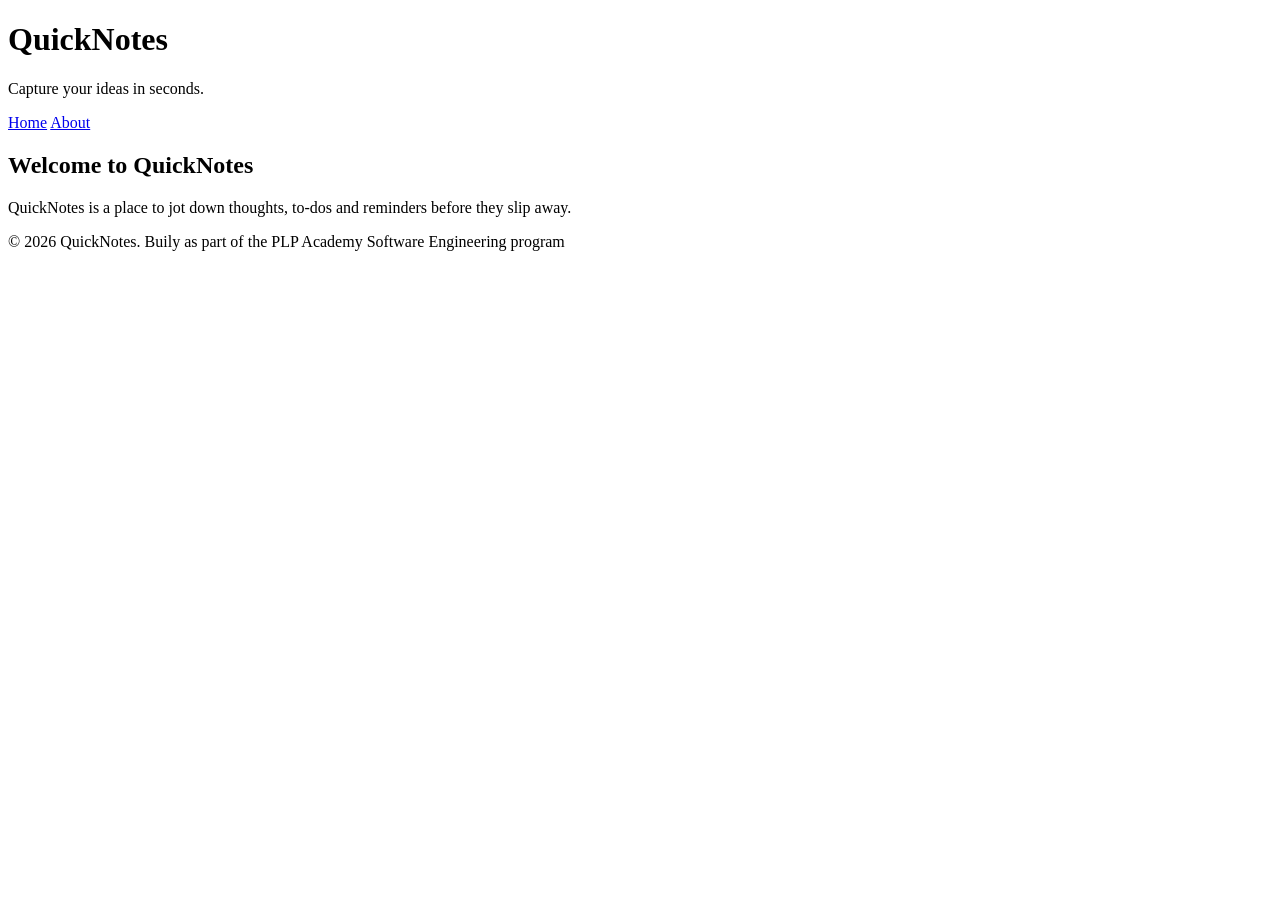
<file: day1/index.html>
<!DOCTYPE html>
<html lang="en">
<head>
    <meta charset="UTF-8">
    <meta name="viewport" content="width=device-width, initial-scale=1.0">
    <title>QickNotes</title>
    
</head>
<body>
    <header>
        <h1>QuickNotes</h1>
        <p>Capture your ideas in seconds.</p>
        <nav>
           <a href="index.htlm">Home</a>
           <a href="about.html">About</a>
        </nav>
    </header>

    <main>
        <h2>Welcome to QuickNotes</h2>
        <p>QuickNotes is a place to jot down thoughts, to-dos and reminders before they slip away.</p>
    </main>
    <footer>
        <p>&copy; 2026 QuickNotes. Buily as part of the PLP Academy Software Engineering program</p>
    </footer>
</body>
</html>
</file>
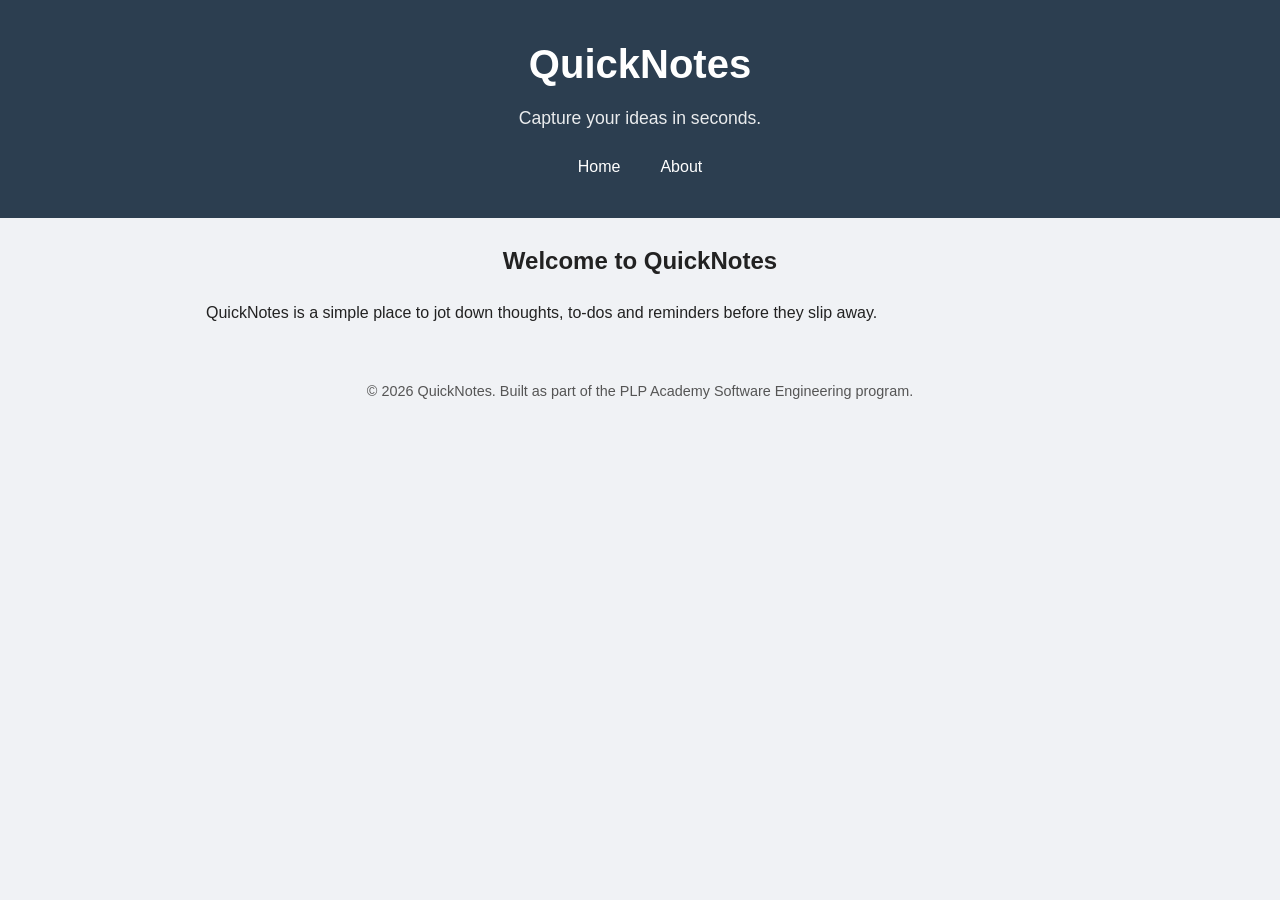
<file: day2/index.html>
<!DOCTYPE html>
<html lang="en">
<head>
  <meta charset="UTF-8">
  <meta name="viewport" content="width=device-width, initial-scale=1.0">
  <title>QuickNotes</title>
  <link rel="stylesheet" href="style.css">
</head>
<body>
  <header>
    <h1>QuickNotes</h1>
    <p>Capture your ideas in seconds.</p>
    <nav>
      <a href="index.html">Home</a>
      <a href="about.html">About</a>
    </nav>
  </header>

  <main>
    <h2>Welcome to QuickNotes</h2>
    <p>QuickNotes is a simple place to jot down thoughts, to-dos and reminders before they slip away.</p>
  </main>

  <footer>
    <p>&copy; 2026 QuickNotes. Built as part of the PLP Academy Software Engineering program.</p>
  </footer>
</body>
</html>
</file>
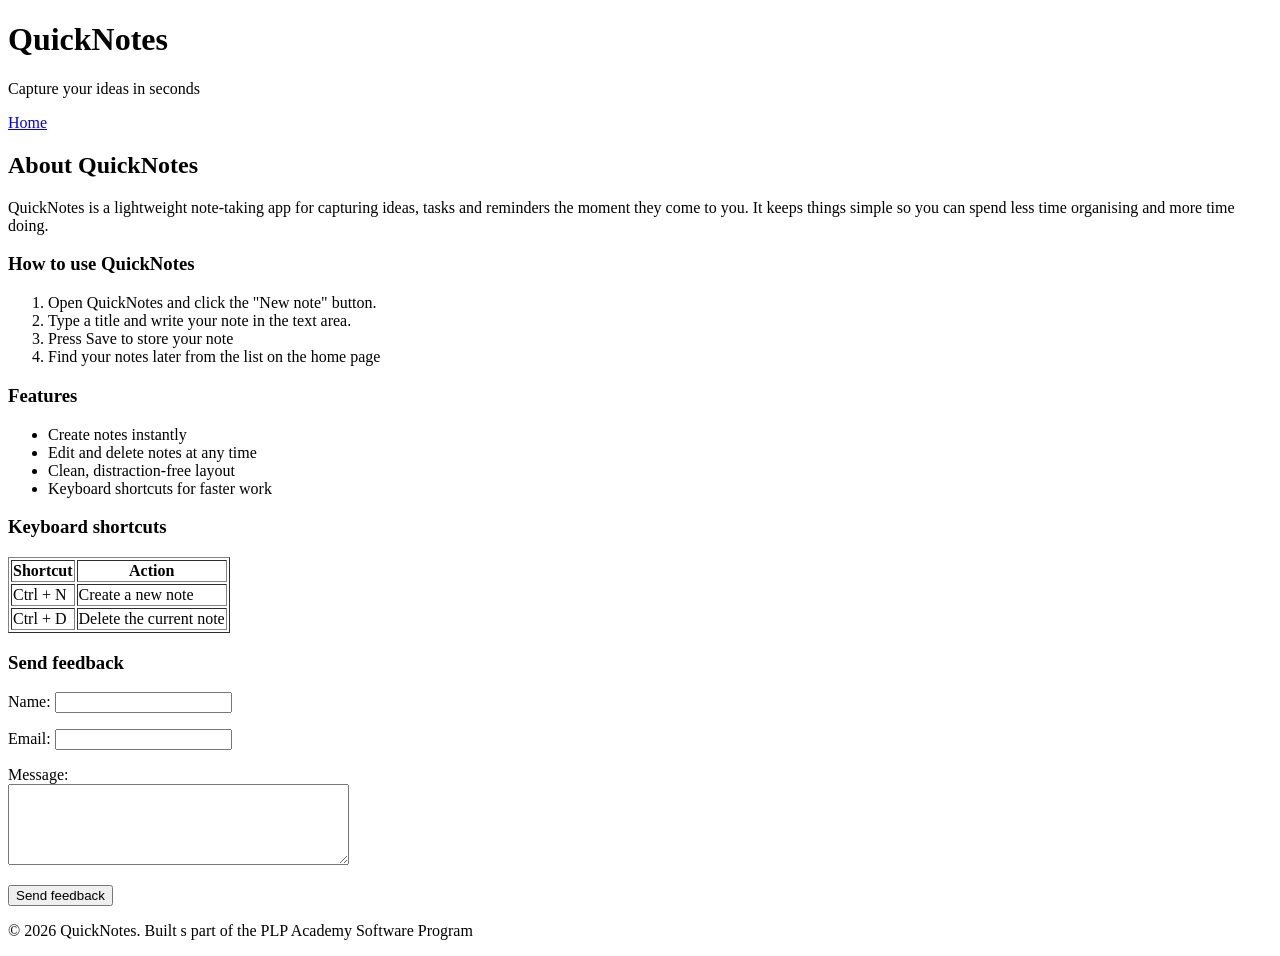
<file: day1/about.html>
<!DOCTYPE html>
<html lang="en">
<head>
    <meta charset="UTF-8">
    <meta name="viewport" content="width=device-width, initial-scale=1.0">
    <title>About QuickNotes</title>
</head>
<body>
    <header>
        <h1>QuickNotes</h1>
        <p>Capture your ideas in seconds</p>
        <nav>
            <a href="index.html">Home</a>
            <a href="about.html"></a>
        </nav>
    </header>
    <main>
        <h2>About QuickNotes</h2>
        <p> QuickNotes is a lightweight note-taking app for capturing ideas, tasks and reminders the moment they come to you. It keeps things simple so you can spend less time organising and more time doing. </p>
        
        <section>
            <h3>How to use QuickNotes</h3>
            <ol>
                <li>Open QuickNotes and click the "New note" button. </li>
                <li>Type a title and write your note in the text area. </li>
                <li>Press Save to store your note </li>
                <li>Find your notes later from the list on the home page</li>
            </ol>
        </section>

        <section>
            <h3>Features</h3>
            <ul>
                <li>Create notes instantly</li>
                <li>Edit and delete notes at any time</li>
                <li>Clean, distraction-free layout</li>
                <li>Keyboard shortcuts for faster work</li>
            </ul>
        </section>

        <section>
            <h3>Keyboard shortcuts </h3>
            <table border="1" >
                <thead>
                    <tr>
                        <th>Shortcut</th>
                        <th>Action</th>
                    </tr>
                </thead>
                <tbody>
                    <tr>
                        <td>Ctrl + N</td>
                        <td>Create a new note</td>
                    </tr>
                    <tr>
                        <td>Ctrl + D</td>
                        <td>Delete the current note</td>
                    </tr>
                </tbody>

            </table>
        </section>

        <section>
            <h3>Send feedback</h3>
            <form action="#" method="post">
                <p>
                    <label for="name">Name:</label>
                    <input type="text" id="name" name="name" required>
                </p>
                <p>
                    <label for="email">Email:</label>
                    <input type="email" id="email" name="email" required>
                </p>
                <p>
                    <label for="message">Message:</label><br>
                    <textarea name="message" id="message" rows="5" cols="40" required ></textarea>
                </p>
                <button type="submit">Send feedback</button>
            </form>
        </section>
    </main>

    <footer>
        <p>&copy; 2026 QuickNotes. Built s part of the PLP Academy Software Program</p>
    </footer>
</body>
</html>
</file>
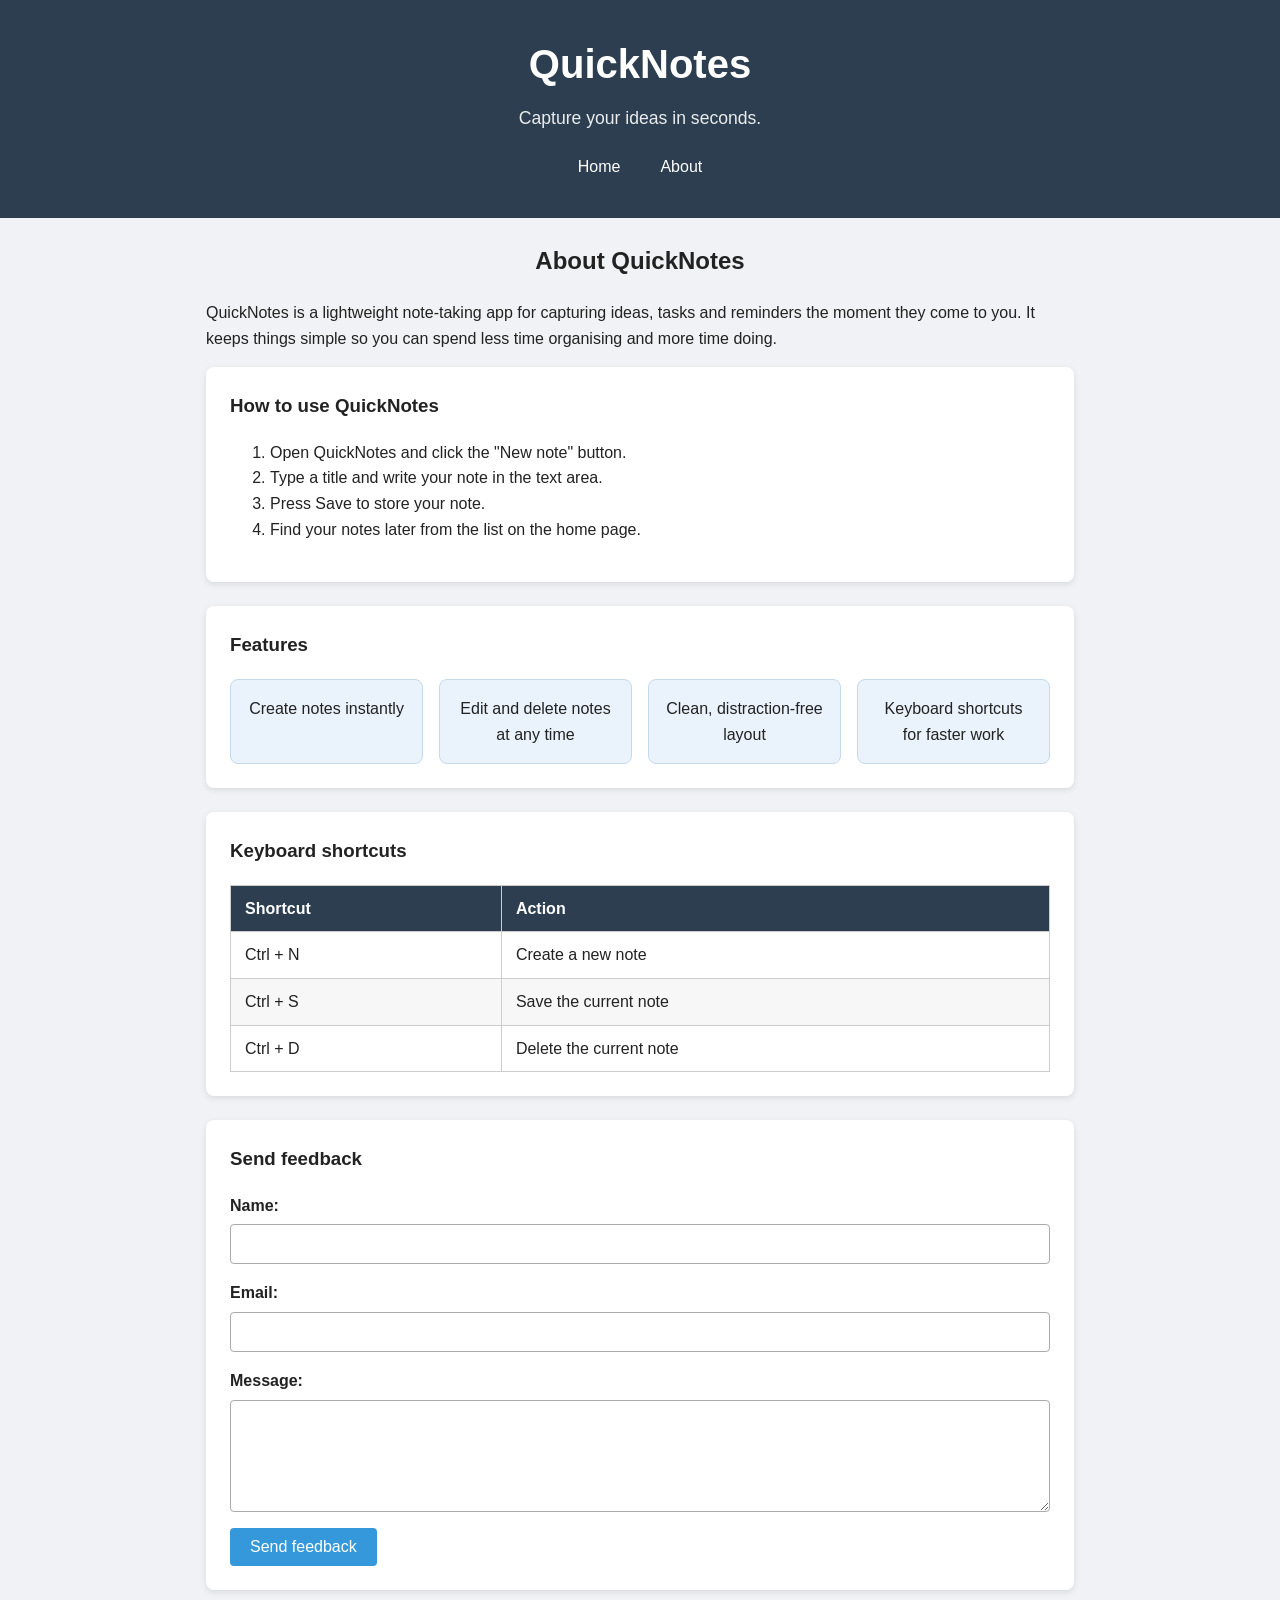
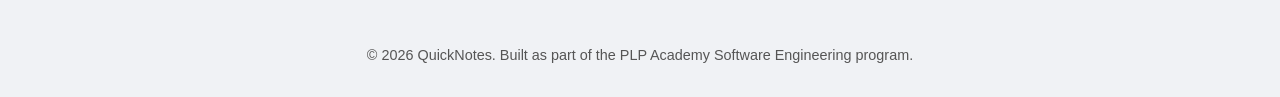
<file: day2/about.html>
<!DOCTYPE html>
<html lang="en">
<head>
  <meta charset="UTF-8">
  <meta name="viewport" content="width=device-width, initial-scale=1.0">
  <title>About QuickNotes</title>
  <link rel="stylesheet" href="style.css">
</head>
<body>
  <header>
    <h1>QuickNotes</h1>
    <p>Capture your ideas in seconds.</p>
    <nav>
      <a href="index.html">Home</a>
      <a href="about.html">About</a>
    </nav>
  </header>

  <main>
    <h2>About QuickNotes</h2>
    <p>QuickNotes is a lightweight note-taking app for capturing ideas, tasks and reminders the moment they come to you. It keeps things simple so you can spend less time organising and more time doing.</p>

    <section>
      <h3>How to use QuickNotes</h3>
      <ol>
        <li>Open QuickNotes and click the "New note" button.</li>
        <li>Type a title and write your note in the text area.</li>
        <li>Press Save to store your note.</li>
        <li>Find your notes later from the list on the home page.</li>
      </ol>
    </section>

    <section>
      <h3>Features</h3>
      <ul class="features">
        <li>Create notes instantly</li>
        <li>Edit and delete notes at any time</li>
        <li>Clean, distraction-free layout</li>
        <li>Keyboard shortcuts for faster work</li>
      </ul>
    </section>

    <section>
      <h3>Keyboard shortcuts</h3>
      <table>
        <thead>
          <tr>
            <th>Shortcut</th>
            <th>Action</th>
          </tr>
        </thead>
        <tbody>
          <tr>
            <td>Ctrl + N</td>
            <td>Create a new note</td>
          </tr>
          <tr>
            <td>Ctrl + S</td>
            <td>Save the current note</td>
          </tr>
          <tr>
            <td>Ctrl + D</td>
            <td>Delete the current note</td>
          </tr>
        </tbody>
      </table>
    </section>

    <section>
      <h3>Send feedback</h3>
      <form action="#" method="post">
        <p>
          <label for="name">Name:</label>
          <input type="text" id="name" name="name" required>
        </p>
        <p>
          <label for="email">Email:</label>
          <input type="email" id="email" name="email" required>
        </p>
        <p>
          <label for="message">Message:</label>
          <textarea id="message" name="message" rows="5" required></textarea>
        </p>
        <button type="submit">Send feedback</button>
      </form>
    </section>
  </main>

  <footer>
    <p>&copy; 2026 QuickNotes. Built as part of the PLP Academy Software Engineering program.</p>
  </footer>
</body>
</html>
</file>
<file: day2/style.css>
/* ---------- Reset and base ---------- */
*,
*::before,
*::after {
  box-sizing: border-box;
}

body {
  margin: 0;
  font-family: Arial, Helvetica, sans-serif;
  line-height: 1.6;
  color: #222;
  background-color: #f0f2f5;
}

/* ---------- Header ---------- */
header {
  background-color: #2c3e50;
  color: #fff;
  text-align: center;
  padding: 32px 16px;
}

header h1 {
  margin: 0 0 8px;
  font-size: 2.5rem;
}

header p {
  margin: 0 0 16px;
  font-size: 1.1rem;
  opacity: 0.9;
}

/* ---------- Navigation (Flexbox) ---------- */
nav {
  display: flex;
  justify-content: center;
  gap: 16px;
}

nav a {
  color: #fff;
  text-decoration: none;
  padding: 6px 12px;
  border-radius: 4px;
  transition: background-color 0.3s ease, color 0.3s ease;
}

nav a:hover,
nav a:focus {
  background-color: #fff;
  color: #2c3e50;
}

/* ---------- Main and sections ---------- */
main {
  max-width: 900px;
  margin: 24px auto;
  padding: 0 16px;
}

main > h2 {
  text-align: center;
}

section {
  background-color: #fff;
  border-radius: 8px;
  padding: 24px;
  margin-bottom: 24px;
  box-shadow: 0 2px 6px rgba(0, 0, 0, 0.1);
}

section h3 {
  margin-top: 0;
}

/* ---------- Features grid ---------- */
.features {
  list-style: none;
  margin: 0;
  padding: 0;
  display: grid;
  grid-template-columns: repeat(auto-fit, minmax(180px, 1fr));
  gap: 16px;
}

.features li {
  background-color: #eaf2fb;
  border: 1px solid #c5d9ee;
  border-radius: 8px;
  padding: 16px;
  text-align: center;
}

/* ---------- Table ---------- */
table {
  width: 100%;
  border-collapse: collapse;
}

th,
td {
  border: 1px solid #ccc;
  padding: 10px 14px;
  text-align: left;
}

th {
  background-color: #2c3e50;
  color: #fff;
}

tbody tr:nth-child(even) {
  background-color: #f7f7f7;
}

/* ---------- Form ---------- */
form p {
  margin: 0 0 16px;
}

form label {
  display: block;
  margin-bottom: 6px;
  font-weight: bold;
}

form input,
form textarea {
  display: block;
  width: 100%;
  padding: 10px;
  border: 1px solid #aaa;
  border-radius: 4px;
  font-family: inherit;
  font-size: 1rem;
}

form input:focus,
form textarea:focus {
  outline: 2px solid #3498db;
  border-color: #3498db;
}

/* ---------- Buttons ---------- */
button {
  background-color: #3498db;
  color: #fff;
  border: none;
  border-radius: 4px;
  padding: 10px 20px;
  font-size: 1rem;
  cursor: pointer;
  transition: background-color 0.3s ease, transform 0.2s ease;
}

button:hover,
button:focus {
  background-color: #1f6fa8;
  transform: translateY(-2px);
}

/* ---------- Footer ---------- */
footer {
  text-align: center;
  padding: 16px;
  color: #555;
  font-size: 0.9rem;
}

/* ---------- Small screens ---------- */
@media (max-width: 600px) {
  header {
    padding: 16px 12px;
  }

  header h1 {
    font-size: 1.6rem;
  }

  header p {
    font-size: 0.95rem;
  }

  section {
    padding: 16px;
  }

  th,
  td {
    padding: 8px;
  }
}
</file>
